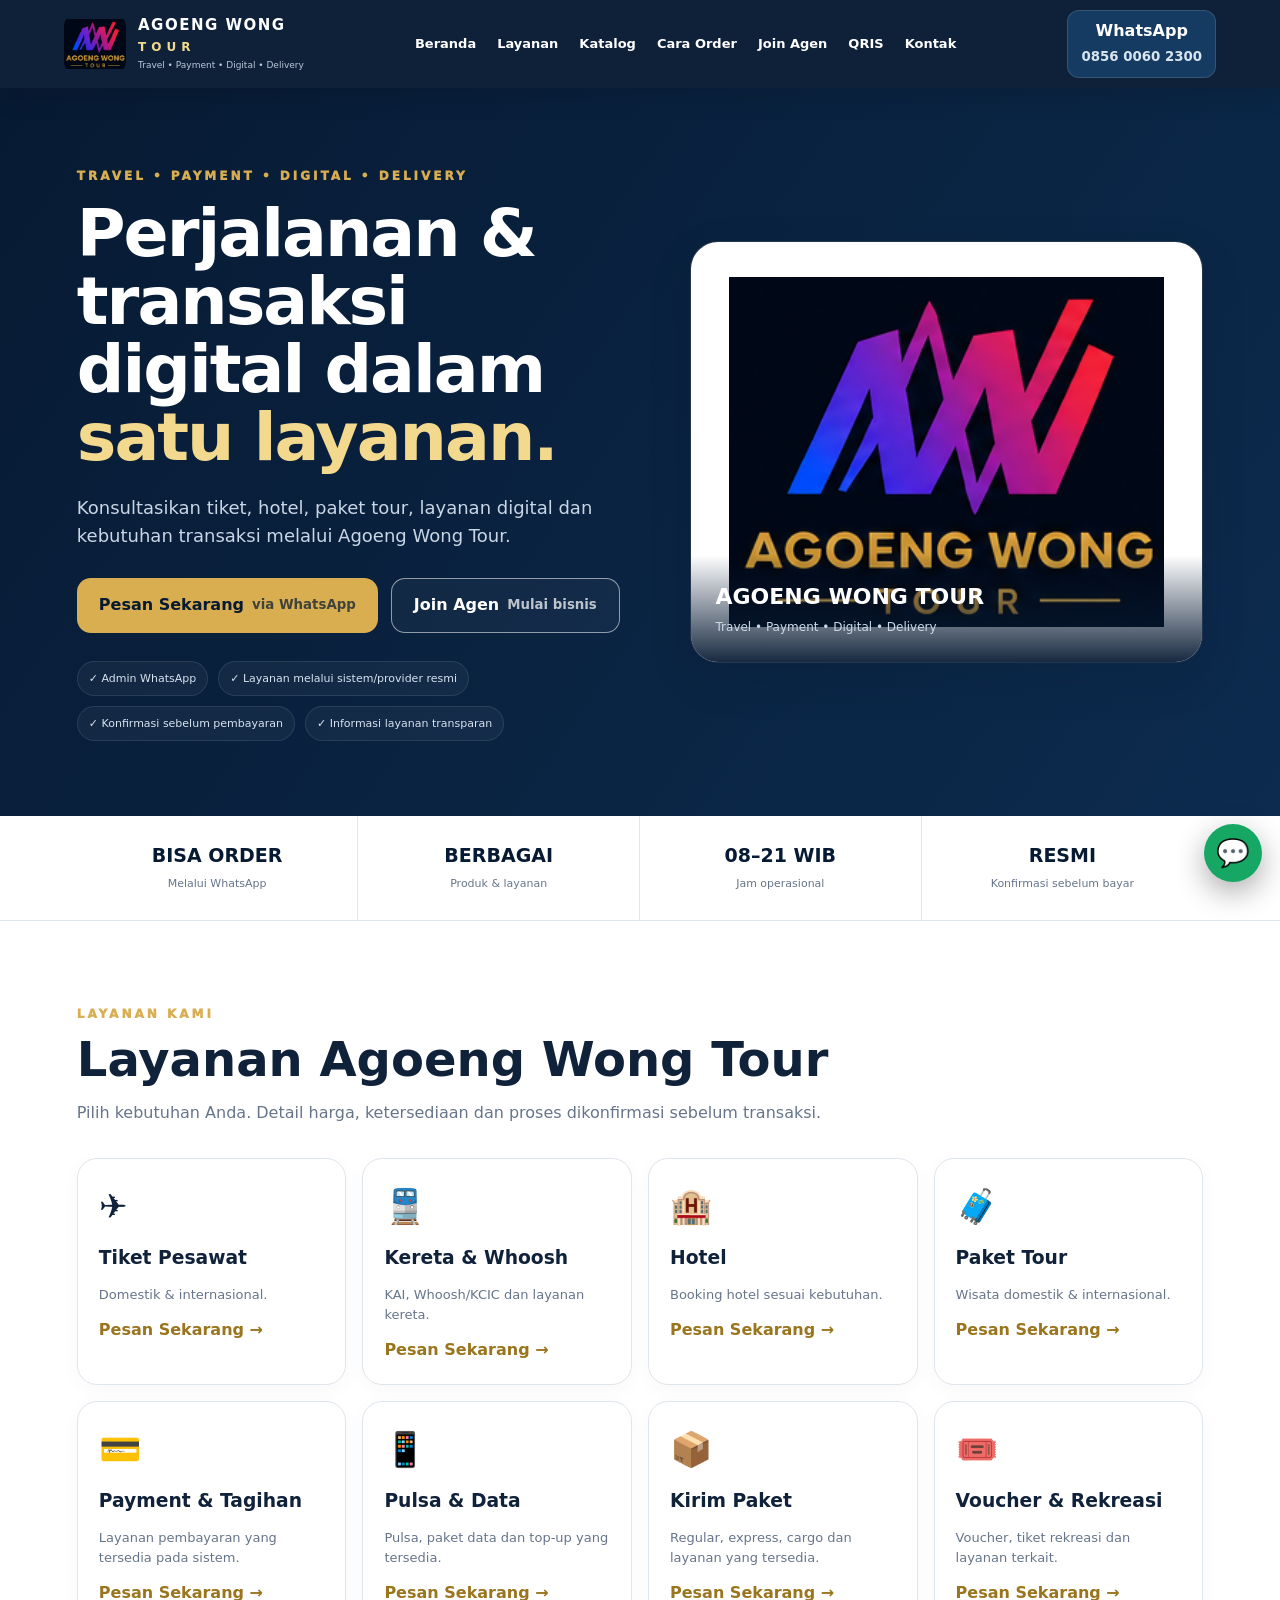
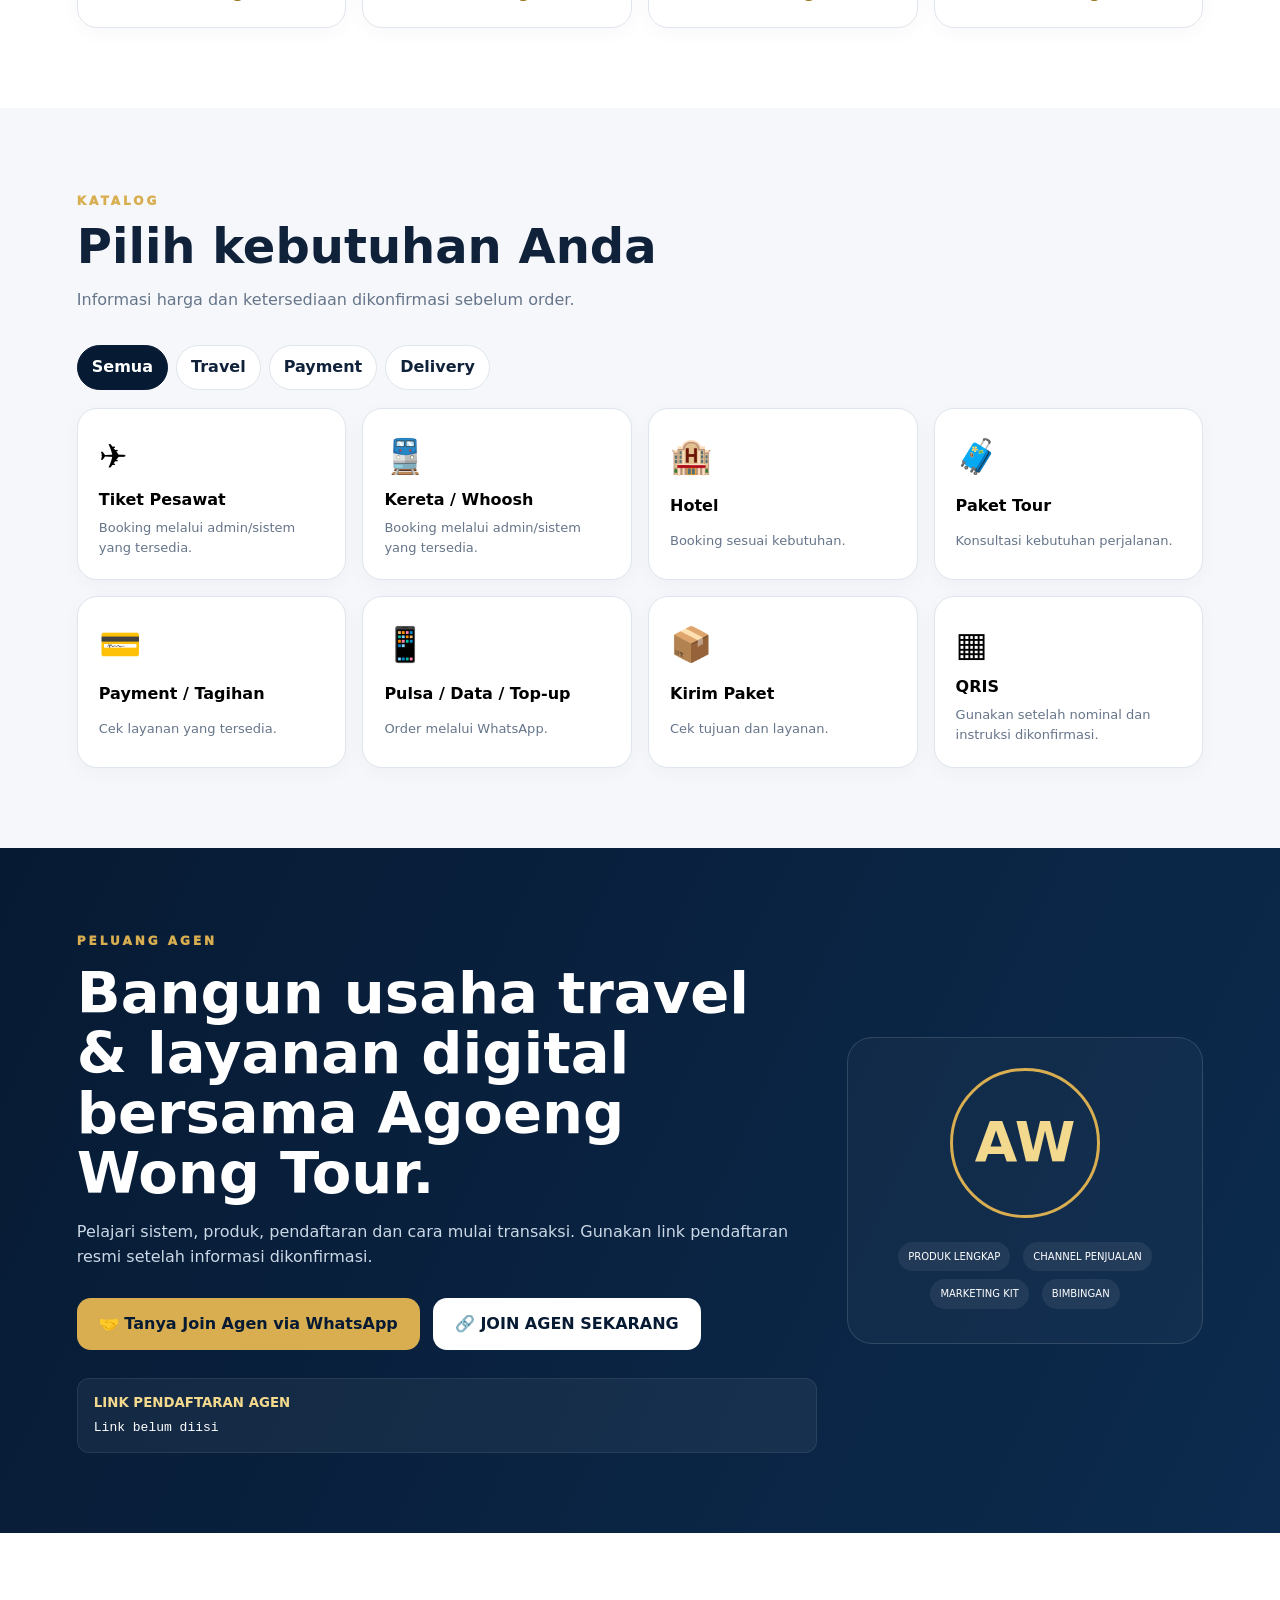
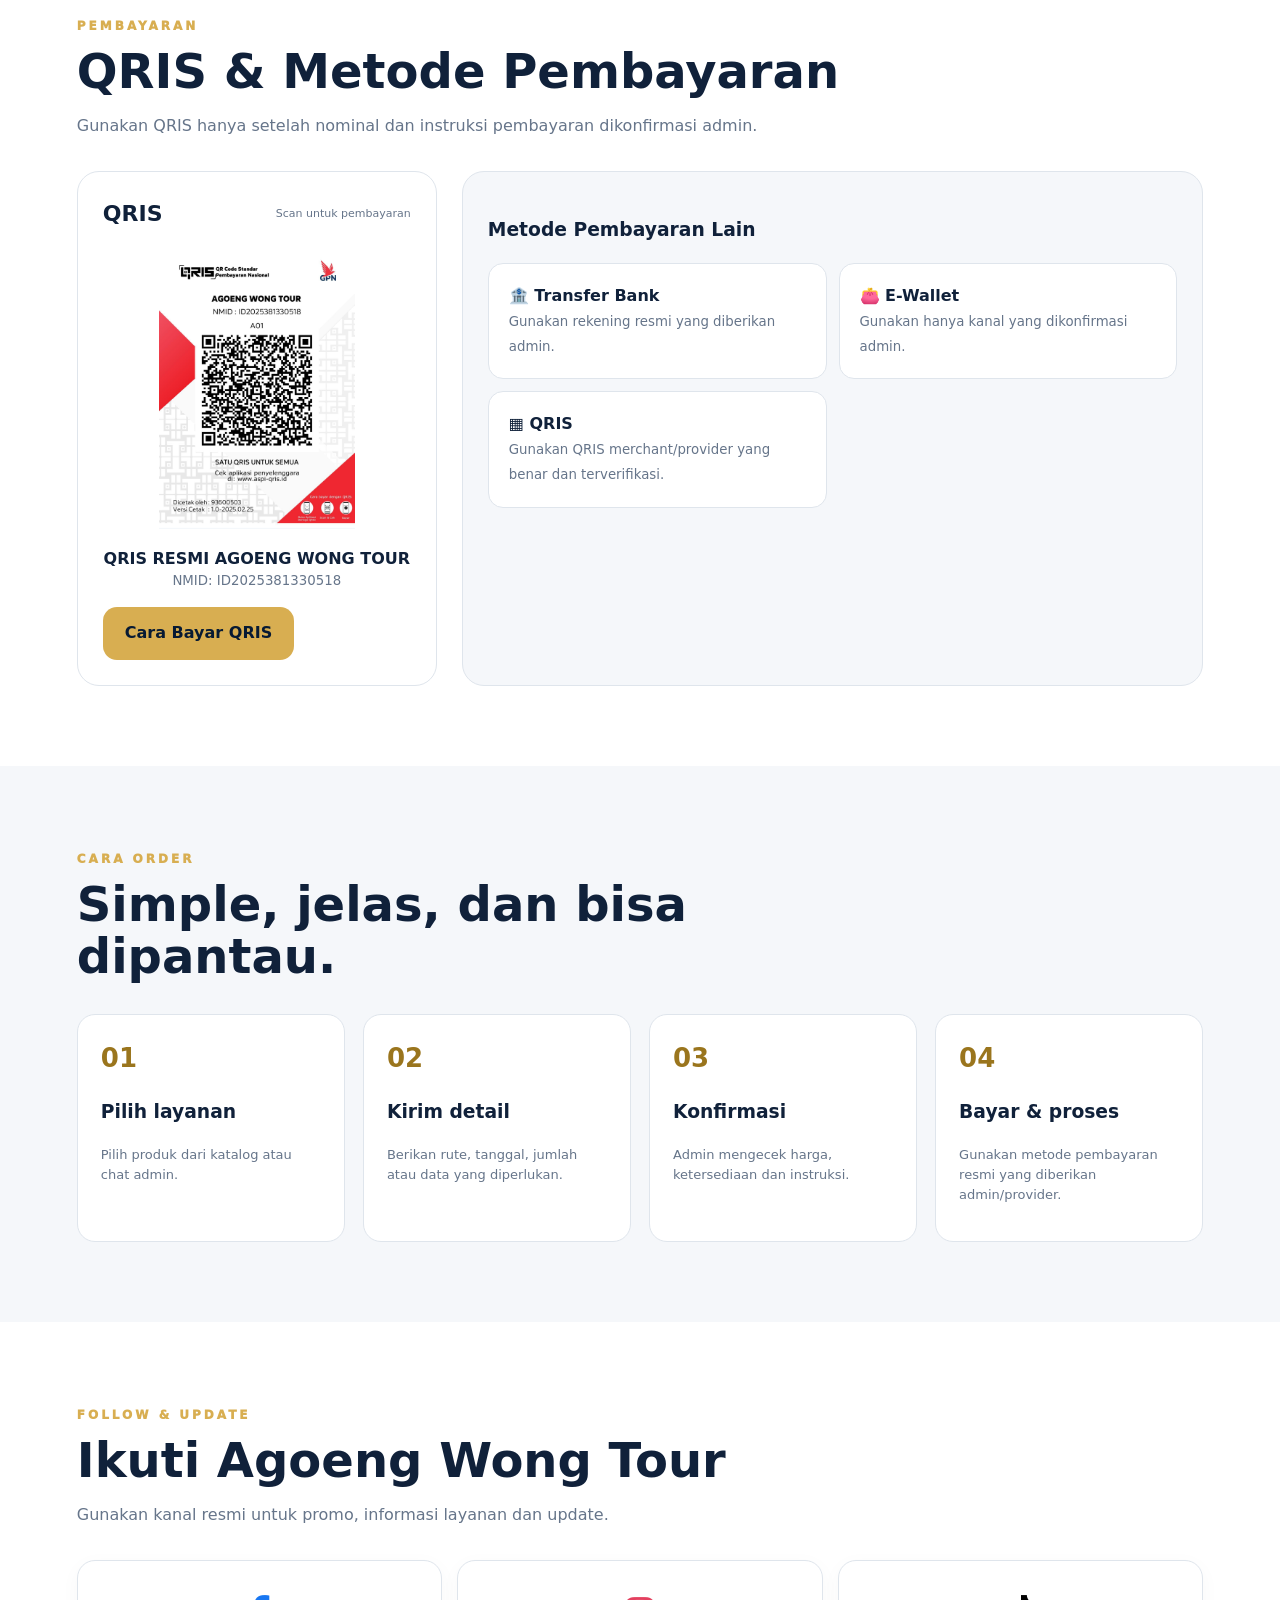
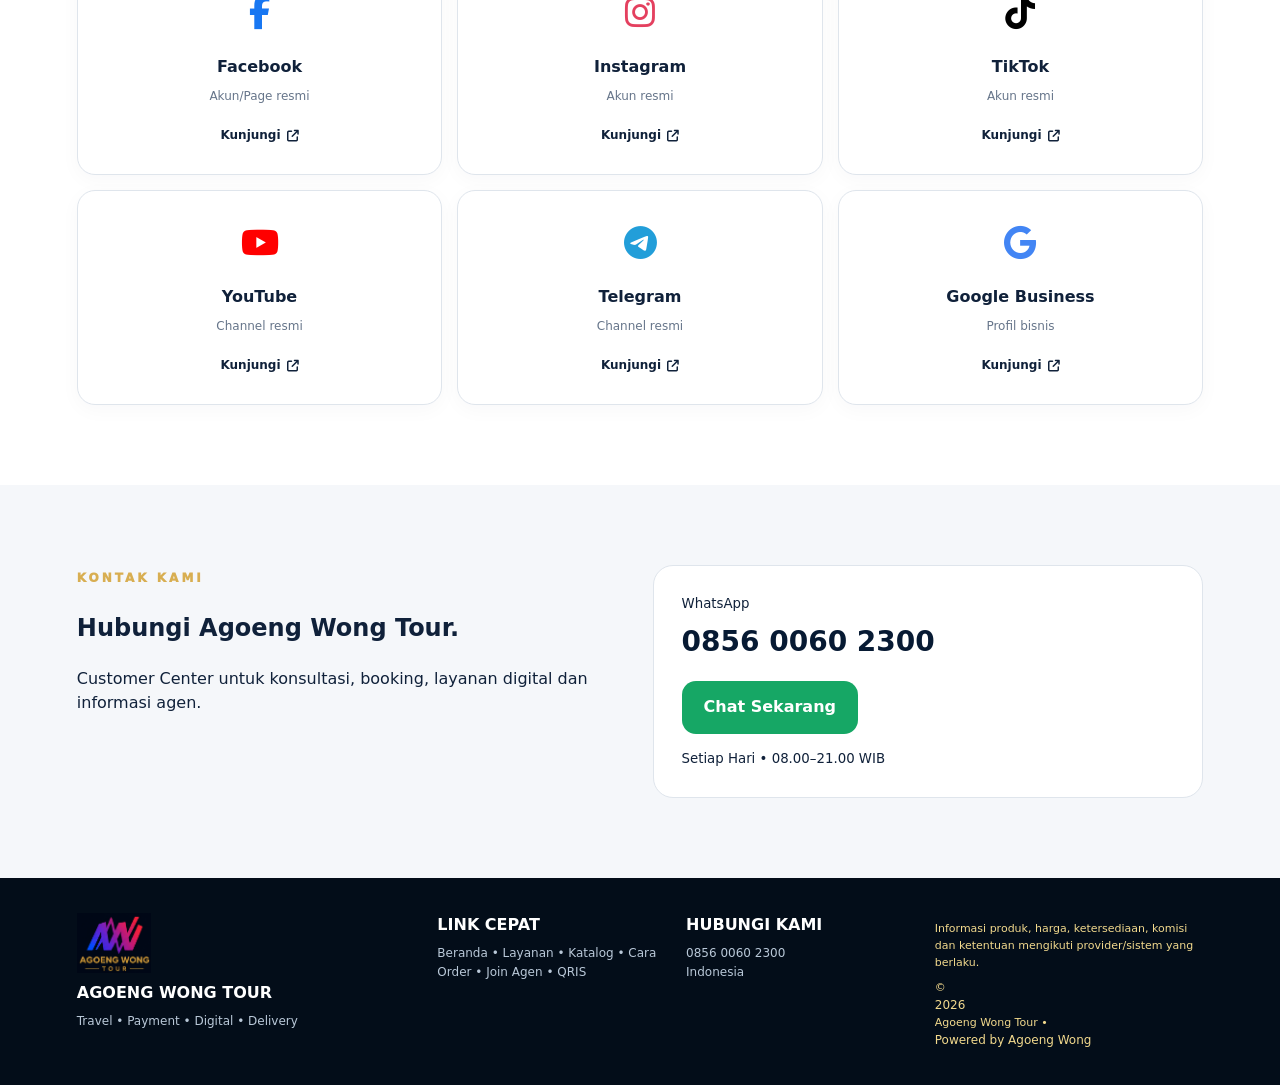
<file: index.html>
<!doctype html>
<html lang="id">

<head>

  <meta charset="utf-8">

  <meta
    name="viewport"
    content="width=device-width, initial-scale=1, viewport-fit=cover">

  <meta
    name="theme-color"
    content="#071a33">

  <meta
    name="description"
    content="Agoeng Wong Tour">

  <meta
    name="keywords"
    content="Agoeng Wong Tour, travel, payment, digital, delivery">

  <meta
    name="author"
    content="Agoeng Wong">

  <meta
    name="robots"
    content="index,follow">


  <!-- SOCIAL PREVIEW -->

  <meta
    property="og:type"
    content="website">

  <meta
    property="og:title"
    content="Agoeng Wong Tour">

  <meta
    property="og:description"
    content="Travel • Payment • Digital • Delivery">

  <meta
    property="og:image"
    content="assets/logo-master.png">

  <meta
    property="og:url"
    content="">


  <meta
    name="twitter:card"
    content="summary_large_image">


  <title>
    Agoeng Wong Tour
  </title>


  <!-- FAVICON -->

  <link
    rel="icon"
    type="image/png"
    href="assets/logo-aw-icon-padded.png">


  <!-- CSS -->

  <link
    rel="stylesheet"
    href="style.css">


  <!-- FONT AWESOME SOCIAL ICON -->

  <link
    rel="stylesheet"
    href="https://cdnjs.cloudflare.com/ajax/libs/font-awesome/6.5.2/css/all.min.css">

</head>


<body>


  <!-- ANNOUNCEMENT -->

  <div
    id="announcement"
    class="announcement hidden">
  </div>


  <!-- HEADER -->

  <header class="site-header">


    <a
      class="brand"
      href="#beranda"
      aria-label="Agoeng Wong Tour">


      <img
        id="brandLogo"
        src="assets/logo-master.png"
        alt="Logo utama Agoeng Wong Tour">


      <span>

        <strong id="brandName">
          AGOENG WONG
        </strong>

        <small id="brandSub">
          TOUR
        </small>

        <em id="brandTag">
          Travel • Payment • Digital • Delivery
        </em>

      </span>

    </a>


    <button
      id="menuBtn"
      class="menu-btn"
      type="button"
      aria-label="Buka menu"
      aria-expanded="false">

      ☰

    </button>


    <nav
      id="mainNav"
      aria-label="Navigasi utama">

      <a href="#beranda">
        Beranda
      </a>

      <a href="#layanan">
        Layanan
      </a>

      <a href="#katalog">
        Katalog
      </a>

      <a href="#cara-order">
        Cara Order
      </a>

      <a href="#agen">
        Join Agen
      </a>

      <a href="#qris">
        QRIS
      </a>

      <a href="#kontak">
        Kontak
      </a>

    </nav>


    <a
      class="header-wa"
      id="headerWA"
      href="#">

      WhatsApp

      <br>

      <small id="headerPhone"></small>

    </a>


  </header>


  <!-- MAIN -->

  <main>


    <!-- HERO -->

    <section
      id="beranda"
      class="hero">


      <div class="hero-copy">


        <span
          class="eyebrow"
          id="heroEyebrow">
        </span>


        <h1
          id="heroTitle">
        </h1>


        <p
          id="heroDesc">
        </p>


        <div class="actions">


          <a
            class="btn gold"
            id="heroWA"
            href="#">

            Pesan Sekarang

            <small>
              via WhatsApp
            </small>

          </a>


          <a
            class="btn outline"
            id="heroJoin"
            href="#agen">

            Join Agen

            <small>
              Mulai bisnis
            </small>

          </a>


        </div>


        <div
          class="trust"
          id="trustItems">
        </div>


      </div>


      <div class="hero-visual">


        <img
          id="heroImage"
          src="assets/logo-master.png"
          alt="Agoeng Wong Tour"
          loading="eager">


        <div class="hero-overlay">


          <b id="heroVisualTitle">
            AGOENG WONG TOUR
          </b>


          <span id="heroVisualSub">
            Travel • Payment • Digital • Delivery
          </span>


        </div>


      </div>


    </section>


    <!-- STATS -->

    <section
      class="quick-stats"
      id="stats"
      aria-label="Ringkasan layanan">
    </section>


    <!-- LAYANAN -->

    <section
      id="layanan"
      class="section">


      <div class="section-head">


        <span class="eyebrow">
          LAYANAN KAMI
        </span>


        <h2 id="serviceTitle">
        </h2>


        <p id="serviceDesc">
        </p>


      </div>


      <div
        class="service-grid"
        id="serviceGrid">
      </div>


    </section>


    <!-- KATALOG -->

    <section
      id="katalog"
      class="section soft">


      <div class="section-head">


        <span class="eyebrow">
          KATALOG
        </span>


        <h2>
          Pilih kebutuhan Anda
        </h2>


        <p>
          Informasi harga dan ketersediaan
          dikonfirmasi sebelum order.
        </p>


      </div>


      <div
        class="filters"
        id="filters"
        aria-label="Filter katalog">
      </div>


      <div
        class="catalog-grid"
        id="catalogGrid">
      </div>


    </section>


    <!-- AGEN -->

    <section
      id="agen"
      class="agent-section">


      <div class="agent-content">


        <span
          class="eyebrow"
          id="agentBadge">

          PELUANG AGEN

        </span>


        <h2 id="agentTitle">
        </h2>


        <p id="agentDesc">
        </p>


        <div class="agent-actions">


          <a
            class="btn gold"
            id="agentWA"
            href="#">

            🤝 Tanya Join Agen via WhatsApp

          </a>


          <a
            class="btn white"
            id="agentLink"
            href="#"
            target="_blank"
            rel="noopener noreferrer">

            🔗 JOIN AGEN SEKARANG

          </a>


        </div>


        <div class="agent-link-box">


          <small>
            LINK PENDAFTARAN AGEN
          </small>


          <code id=" https://klikmbc.biz/mgm/form-register?id=JKT-839757">
            Link belum diisi
          </code>


        </div>


      </div>


      <div class="agent-art">


        <div class="people">
          AW
        </div>


        <span>
          PRODUK LENGKAP
        </span>


        <span>
          CHANNEL PENJUALAN
        </span>


        <span>
          MARKETING KIT
        </span>


        <span>
          BIMBINGAN
        </span>


      </div>


    </section>


    <!-- QRIS -->

    <section
      id="qris"
      class="section payment">


      <div class="section-head">


        <span class="eyebrow">
          PEMBAYARAN
        </span>


        <h2>
          QRIS & Metode Pembayaran
        </h2>


        <p>
          Gunakan QRIS hanya setelah
          nominal dan instruksi pembayaran
          dikonfirmasi admin.
        </p>


      </div>


      <div class="payment-grid">


        <div class="qris-card">


          <div class="qris-head">


            <b>
              QRIS
            </b>


            <span>
              Scan untuk pembayaran
            </span>


          </div>


          <img
            id="qrisImage"
            src="assets/qris-agoeng-wong.png"
            alt="QRIS Agoeng Wong Tour"
            loading="lazy">


          <strong id="qrisMerchant">
          </strong>


          <small id="qrisNmid">
          </small>


          <button
            class="btn gold"
            id="qrisHelp"
            type="button">

            Cara Bayar QRIS

          </button>


        </div>


        <div class="other-payments">


          <h3>
            Metode Pembayaran Lain
          </h3>


          <div
            id="paymentMethods">
          </div>


        </div>


      </div>


    </section>


    <!-- CARA ORDER -->

    <section
      id="cara-order"
      class="section soft">


      <div class="section-head">


        <span class="eyebrow">
          CARA ORDER
        </span>


        <h2>
          Simple, jelas, dan bisa dipantau.
        </h2>


      </div>


      <div
        class="steps"
        id="steps">
      </div>


    </section>


    <!-- SOCIAL MEDIA -->

    <section
      class="section social-section">


      <div class="section-head">


        <span class="eyebrow">
          FOLLOW & UPDATE
        </span>


        <h2>
          Ikuti Agoeng Wong Tour
        </h2>


        <p>
          Gunakan kanal resmi untuk promo,
          informasi layanan dan update.
        </p>


      </div>


      <div
        class="social-grid"
        id="socialGrid">
      </div>


    </section>


    <!-- KONTAK -->

    <section
      id="kontak"
      class="section contact-section">


      <div>


        <span class="eyebrow">
          KONTAK KAMI
        </span>


        <h2>
          Hubungi Agoeng Wong Tour.
        </h2>


        <p>
          Customer Center untuk konsultasi,
          booking, layanan digital dan
          informasi agen.
        </p>


      </div>


      <div class="contact-card">


        <small>
          WhatsApp
        </small>


        <strong id="contactPhone">
        </strong>


        <a
          class="btn wa"
          id="contactWA"
          href="#">

          Chat Sekarang

        </a>


        <small id="businessHours">
        </small>


      </div>


    </section>


  </main>


  <!-- FOOTER -->

  <footer>


    <div>


      <img
        id="footerLogo"
        src="assets/logo-master.png"
        alt="Logo utama Agoeng Wong Tour">


      <b id="footerName">
      </b>


      <span id="footerTag">
      </span>


    </div>


    <div>


      <b>
        LINK CEPAT
      </b>


      <span>
        Beranda • Layanan • Katalog •
        Cara Order • Join Agen • QRIS
      </span>


    </div>


    <div>


      <b>
        HUBUNGI KAMI
      </b>


      <span id="footerPhone">
      </span>


      <span id="footerLocation">
      </span>


    </div>


    <div>


      <small id="legalNote">
      </small>


      <small>

        ©
        <span id="year"></span>

        Agoeng Wong Tour •

        <span id="powered"></span>

      </small>


    </div>


  </footer>


  <!-- MODAL -->

  <div
    id="modal"
    class="modal"
    aria-hidden="true">


    <div
      class="modal-box"
      role="dialog"
      aria-modal="true">


      <button
        id="modalClose"
        type="button"
        aria-label="Tutup">

        ×

      </button>


      <h2 id="modalTitle">
        Informasi
      </h2>


      <div
        id="modalBody">
      </div>


    </div>


  </div>


  <!-- FLOATING WHATSAPP -->

  <a
    class="floating-wa"
    id="floatingWA"
    href="#"
    aria-label="WhatsApp">

    💬

  </a>


  <!-- JAVASCRIPT -->

  <script src="config.js"></script>

  <script src="app.js"></script>


</body>

</html>
</file>
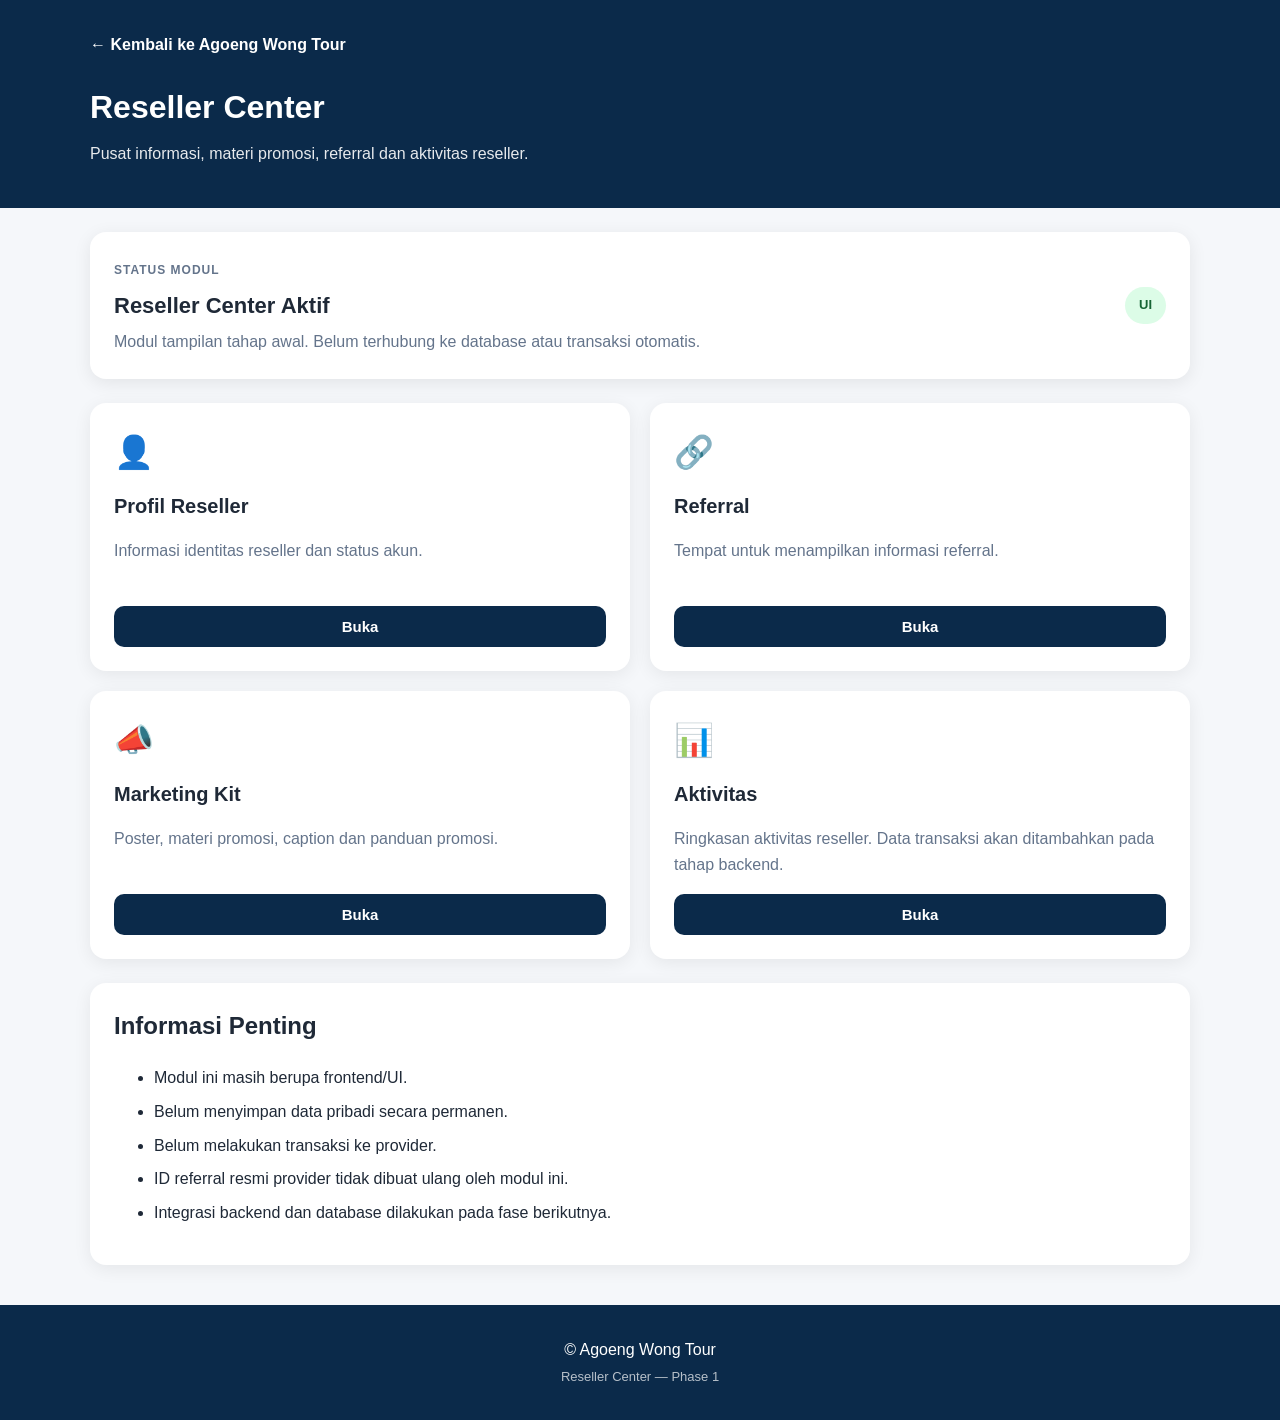
<file: modules/reseller/reseller.html>
<!DOCTYPE html>
<html lang="id">
<head>
    <meta charset="UTF-8">

    <meta
        name="viewport"
        content="width=device-width, initial-scale=1.0"
    >

    <title>Reseller Center - Agoeng Wong Tour</title>

    <link
        rel="stylesheet"
        href="./reseller.css"
    >
</head>

<body>

    <!-- HEADER -->
    <header class="reseller-header">

        <div class="container">

            <a
                href="../../index.html"
                class="back-link"
            >
                ← Kembali ke Agoeng Wong Tour
            </a>

            <h1>Reseller Center</h1>

            <p>
                Pusat informasi, materi promosi,
                referral dan aktivitas reseller.
            </p>

        </div>

    </header>


    <!-- MAIN -->
    <main class="container">

        <!-- STATUS -->
        <section class="status-card">

            <div>

                <span class="status-label">
                    STATUS MODUL
                </span>

                <h2>
                    Reseller Center Aktif
                </h2>

                <p>
                    Modul tampilan tahap awal.
                    Belum terhubung ke database atau
                    transaksi otomatis.
                </p>

            </div>

            <span class="status-badge">
                UI
            </span>

        </section>


        <!-- MENU -->
        <section class="module-grid">

            <!-- PROFILE -->
            <article class="module-card">

                <div class="icon">
                    👤
                </div>

                <h3>
                    Profil Reseller
                </h3>

                <p>
                    Informasi identitas reseller
                    dan status akun.
                </p>

                <button
                    type="button"
                    data-action="profile"
                >
                    Buka
                </button>

            </article>


            <!-- REFERRAL -->
            <article class="module-card">

                <div class="icon">
                    🔗
                </div>

                <h3>
                    Referral
                </h3>

                <p>
                    Tempat untuk menampilkan
                    informasi referral.
                </p>

                <button
                    type="button"
                    data-action="referral"
                >
                    Buka
                </button>

            </article>


            <!-- MARKETING -->
            <article class="module-card">

                <div class="icon">
                    📣
                </div>

                <h3>
                    Marketing Kit
                </h3>

                <p>
                    Poster, materi promosi,
                    caption dan panduan promosi.
                </p>

                <button
                    type="button"
                    data-action="marketing"
                >
                    Buka
                </button>

            </article>


            <!-- TRANSACTION -->
            <article class="module-card">

                <div class="icon">
                    📊
                </div>

                <h3>
                    Aktivitas
                </h3>

                <p>
                    Ringkasan aktivitas reseller.
                    Data transaksi akan ditambahkan
                    pada tahap backend.
                </p>

                <button
                    type="button"
                    data-action="activity"
                >
                    Buka
                </button>

            </article>

        </section>


        <!-- INFORMATION -->
        <section class="information">

            <h2>
                Informasi Penting
            </h2>

            <ul>

                <li>
                    Modul ini masih berupa
                    frontend/UI.
                </li>

                <li>
                    Belum menyimpan data pribadi
                    secara permanen.
                </li>

                <li>
                    Belum melakukan transaksi
                    ke provider.
                </li>

                <li>
                    ID referral resmi provider
                    tidak dibuat ulang oleh modul ini.
                </li>

                <li>
                    Integrasi backend dan database
                    dilakukan pada fase berikutnya.
                </li>

            </ul>

        </section>

    </main>


    <!-- FOOTER -->
    <footer>

        <div class="container">

            <p>
                © Agoeng Wong Tour
            </p>

            <p class="small">
                Reseller Center — Phase 1
            </p>

        </div>

    </footer>


    <!-- JAVASCRIPT -->
    <script src="./reseller.js"></script>

</body>
</html>
</file>
<file: style.css>
:root{
  --navy:#071a33;
  --navy2:#0c2b4e;
  --gold:#d8ae51;
  --gold2:#f2d98d;
  --ink:#10213a;
  --muted:#66758a;
  --soft:#f5f7fa;
  --line:#dfe5ec;
  --wa:#16a765;
  --white:#fff;
  --shadow:0 16px 45px rgba(4,17,34,.12);
}

*{
  box-sizing:border-box;
}

html{
  scroll-behavior:smooth;
}

body{
  margin:0;
  font-family:Inter,system-ui,-apple-system,
  BlinkMacSystemFont,"Segoe UI",sans-serif;
  color:var(--ink);
  background:#fff;
  line-height:1.55;
}

a{
  text-decoration:none;
  color:inherit;
}

button{
  font:inherit;
}

img{
  max-width:100%;
  display:block;
}

.hidden{
  display:none!important;
}


/* =========================
   ANNOUNCEMENT
========================= */

.announcement{
  background:var(--gold);
  color:var(--navy);
  font-weight:900;
  text-align:center;
  padding:9px 16px;
  font-size:13px;
}


/* =========================
   HEADER
========================= */

.site-header{
  position:sticky;
  top:0;
  z-index:80;
  min-height:78px;
  padding:10px 5%;
  display:grid;
  grid-template-columns:auto 1fr auto;
  gap:25px;
  align-items:center;
  background:rgba(7,26,51,.97);
  backdrop-filter:blur(12px);
  color:#fff;
  box-shadow:0 8px 25px rgba(0,0,0,.12);
}

.brand{
  display:flex;
  align-items:center;
  gap:12px;
  min-width:220px;
}

.brand img{
  width:62px;
  height:62px;
  object-fit:contain;
  object-position:center;
  border-radius:14px;
}

.brand strong,
.brand small,
.brand em{
  display:block;
}

.brand strong{
  font-size:15px;
  letter-spacing:1.5px;
}

.brand small{
  color:var(--gold2);
  font-size:12px;
  font-weight:900;
  letter-spacing:5px;
}

.brand em{
  font-size:9px;
  color:#b9c9da;
  font-style:normal;
  margin-top:3px;
}

.site-header nav{
  display:flex;
  justify-content:center;
  gap:21px;
  font-size:13px;
  font-weight:750;
}

.site-header nav a:hover{
  color:var(--gold2);
}

.header-wa{
  background:#153b62;
  padding:8px 13px;
  border:1px solid #ffffff22;
  border-radius:12px;
  text-align:center;
  font-weight:800;
  color:#fff;
}

.header-wa small{
  color:#d8e4ef;
}

.menu-btn{
  display:none;
  border:0;
  background:transparent;
  color:#fff;
  font-size:32px;
  cursor:pointer;
}


/* =========================
   HERO
========================= */

.hero{
  display:grid;
  grid-template-columns:1.05fr .95fr;
  gap:45px;
  align-items:center;
  padding:75px 6%;
  background:linear-gradient(
    125deg,
    var(--navy),
    var(--navy2)
  );
  color:#fff;
  min-height:650px;
}

.hero-copy{
  max-width:720px;
}

.eyebrow{
  display:inline-block;
  color:var(--gold);
  font-size:12px;
  font-weight:950;
  letter-spacing:3px;
}

.hero h1{
  font-size:clamp(40px,5.2vw,72px);
  line-height:1.02;
  margin:13px 0 22px;
  letter-spacing:-2px;
}

.hero h1 span{
  color:var(--gold2);
}

.hero p{
  font-size:18px;
  color:#c9d6e5;
  max-width:650px;
}

.actions,
.agent-actions{
  display:flex;
  flex-wrap:wrap;
  gap:13px;
  margin:28px 0;
}

.btn{
  display:inline-flex;
  align-items:center;
  justify-content:center;
  gap:8px;
  border:0;
  border-radius:14px;
  padding:14px 22px;
  font-weight:900;
  cursor:pointer;
  min-height:48px;
}

.btn small{
  font-weight:700;
  opacity:.72;
}

.btn.gold{
  background:var(--gold);
  color:var(--navy);
}

.btn.outline{
  border:1px solid #fff8;
  color:#fff;
  background:#ffffff0a;
}

.btn.white{
  background:#fff;
  color:var(--navy);
}

.btn.wa{
  background:var(--wa);
  color:#fff;
}

.trust{
  display:flex;
  flex-wrap:wrap;
  gap:10px;
  margin-top:25px;
}

.trust span{
  border:1px solid #ffffff18;
  background:#ffffff0b;
  border-radius:99px;
  padding:8px 11px;
  font-size:11px;
  color:#d7e3ef;
}

.hero-visual{
  position:relative;
  border-radius:28px;
  overflow:hidden;
  min-height:420px;
  background:#0a203a;
  border:1px solid #ffffff1a;
  box-shadow:var(--shadow);
  display:flex;
  align-items:center;
  justify-content:center;
}

.hero-visual>img{
  width:100%;
  height:420px;
  object-fit:contain;
  padding:35px;
  background:#fff;
}

.hero-overlay{
  position:absolute;
  left:0;
  right:0;
  bottom:0;
  padding:25px;
  background:linear-gradient(
    transparent,
    #071a33ee
  );
  display:grid;
  gap:4px;
}

.hero-overlay b{
  font-size:22px;
}

.hero-overlay span{
  color:#cbd8e6;
  font-size:12px;
}


/* =========================
   STATS
========================= */

.quick-stats{
  display:grid;
  grid-template-columns:repeat(4,1fr);
  background:#fff;
  border-bottom:1px solid var(--line);
  padding:0 6%;
}

.quick-stats div{
  padding:25px 18px;
  text-align:center;
  border-right:1px solid var(--line);
}

.quick-stats div:last-child{
  border-right:0;
}

.quick-stats b{
  display:block;
  font-size:19px;
  color:var(--navy);
}

.quick-stats span{
  font-size:11px;
  color:var(--muted);
}


/* =========================
   SECTIONS
========================= */

.section{
  padding:80px 6%;
}

.soft{
  background:var(--soft);
}

.section-head{
  max-width:850px;
  margin-bottom:32px;
}

.section-head h2{
  font-size:clamp(30px,4vw,48px);
  line-height:1.08;
  margin:8px 0 10px;
}

.section-head p{
  color:var(--muted);
  max-width:750px;
}


/* =========================
   SERVICES
========================= */

.service-grid,
.catalog-grid{
  display:grid;
  grid-template-columns:repeat(4,1fr);
  gap:16px;
}

.service-card,
.catalog-card{
  background:#fff;
  border:1px solid var(--line);
  border-radius:20px;
  padding:21px;
  transition:.2s;
  box-shadow:0 5px 20px #071a3308;
}

.service-card:hover,
.catalog-card:hover{
  transform:translateY(-3px);
  box-shadow:var(--shadow);
}

.service-icon,
.catalog-icon{
  font-size:34px;
}

.service-card h3{
  margin:10px 0 6px;
}

.service-card p,
.catalog-card small{
  font-size:13px;
  color:var(--muted);
}

.text-btn{
  border:0;
  background:transparent;
  padding:0;
  color:#9a751d;
  font-weight:900;
  cursor:pointer;
}


/* =========================
   CATALOG
========================= */

.filters{
  display:flex;
  gap:8px;
  flex-wrap:wrap;
  margin-bottom:18px;
}

.filter{
  border:1px solid var(--line);
  background:#fff;
  color:var(--ink);
  padding:9px 14px;
  border-radius:99px;
  font-weight:800;
  cursor:pointer;
}

.filter.active{
  background:var(--navy);
  color:#fff;
  border-color:var(--navy);
}

.catalog-card{
  display:grid;
  text-align:left;
  gap:5px;
  cursor:pointer;
}

.catalog-card b{
  font-size:16px;
}

.catalog-card[hidden]{
  display:none;
}


/* =========================
   AGENT
========================= */

.agent-section{
  display:grid;
  grid-template-columns:1.35fr .65fr;
  gap:30px;
  padding:80px 6%;
  background:linear-gradient(
    115deg,
    var(--navy),
    var(--navy2)
  );
  color:#fff;
}

.agent-section h2{
  font-size:clamp(34px,4.5vw,58px);
  line-height:1.04;
  margin:12px 0;
}

.agent-section p{
  color:#cbd8e6;
  max-width:800px;
}

.agent-link-box{
  display:grid;
  gap:4px;
  max-width:760px;
  background:#ffffff0d;
  border:1px solid #ffffff14;
  padding:14px 16px;
  border-radius:12px;
}

.agent-link-box small{
  color:var(--gold2);
  font-weight:900;
}

.agent-link-box code{
  color:#fff;
  overflow:auto;
  white-space:nowrap;
}

.agent-art{
  align-self:center;
  padding:30px;
  border:1px solid #fff2;
  border-radius:25px;
  background:#ffffff08;
  text-align:center;
}

.people{
  margin:auto auto 20px;
  width:150px;
  height:150px;
  border-radius:50%;
  display:grid;
  place-items:center;
  border:3px solid var(--gold);
  font-size:55px;
  color:var(--gold2);
  font-weight:900;
}

.agent-art span{
  display:inline-block;
  padding:7px 10px;
  margin:4px;
  background:#fff1;
  border-radius:99px;
  font-size:10px;
}


/* =========================
   PAYMENT / QRIS
========================= */

.payment{
  background:#fff;
}

.payment-grid{
  display:grid;
  grid-template-columns:360px 1fr;
  gap:25px;
  align-items:stretch;
}

.qris-card,
.other-payments{
  border:1px solid var(--line);
  border-radius:22px;
  padding:25px;
  background:#fff;
}

.qris-head{
  display:flex;
  justify-content:space-between;
  align-items:center;
}

.qris-head b{
  font-size:22px;
}

.qris-head span{
  font-size:11px;
  color:var(--muted);
}

#qrisImage{
  width:280px;
  height:280px;
  object-fit:contain;
  margin:18px auto;
  border-radius:15px;
}

.qris-card>strong,
.qris-card>small{
  display:block;
  text-align:center;
}

.qris-card>small{
  color:var(--muted);
  margin-bottom:15px;
}

.other-payments{
  background:var(--soft);
}

#paymentMethods{
  display:grid;
  grid-template-columns:repeat(2,1fr);
  gap:12px;
}

.pay-method{
  padding:20px;
  border:1px solid var(--line);
  border-radius:15px;
  background:#fff;
}

.pay-method b{
  display:block;
}

.pay-method small{
  color:var(--muted);
}


/* =========================
   STEPS
========================= */

.steps{
  display:grid;
  grid-template-columns:repeat(4,1fr);
  gap:18px;
}

.step{
  padding:23px;
  border-radius:18px;
  background:#fff;
  border:1px solid var(--line);
}

.step b{
  font-size:26px;
  color:#9a751d;
}

.step p{
  color:var(--muted);
  font-size:13px;
}


/* =========================
   SOCIAL MEDIA
========================= */

.social-grid{
  display:grid;
  grid-template-columns:repeat(3,1fr);
  gap:15px;
}

.social{
  padding:22px 18px;
  background:#fff;
  border:1px solid var(--line);
  border-radius:18px;
  text-align:center;
  display:grid;
  gap:7px;
  transition:.2s;
  box-shadow:0 5px 20px #071a3308;
}

.social:hover{
  transform:translateY(-3px);
  box-shadow:var(--shadow);
}

.social-icon{
  display:grid;
  place-items:center;
  width:58px;
  height:58px;
  margin:0 auto 7px;
  border-radius:16px;
  background:#fff;
  color:var(--social-brand);
  font-size:34px;
}

.social b{
  display:block;
  font-size:16px;
}

.social small{
  color:var(--muted);
  font-size:12px;
}

.social-visit{
  display:inline-flex;
  align-items:center;
  justify-content:center;
  gap:6px;
  margin:7px auto 0;
  padding:7px 12px;
  border:1.5px solid var(--social-brand);
  border-radius:999px;
  color:var(--social-brand);
  font-size:12px;
  font-weight:900;
}


/* =========================
   CONTACT
========================= */

.contact-section{
  display:grid;
  grid-template-columns:1fr 1fr;
  gap:25px;
  background:var(--soft);
}

.contact-card{
  padding:28px;
  background:#fff;
  border:1px solid var(--line);
  border-radius:20px;
}

.contact-card small,
.contact-card strong{
  display:block;
}

.contact-card strong{
  font-size:28px;
  color:var(--navy);
  margin:5px 0 18px;
}

.contact-card .btn{
  margin-bottom:15px;
}


/* =========================
   FOOTER
========================= */

footer{
  padding:35px 6%;
  display:grid;
  grid-template-columns:1.5fr 1fr 1fr 1.2fr;
  gap:25px;
  background:#030d19;
  color:#b9c8d8;
}

footer img{
  width:80px;
  height:60px;
  object-fit:contain;
  object-position:left center;
  margin-bottom:8px;
}

footer b{
  display:block;
  color:#fff;
  margin-bottom:6px;
}

footer span{
  display:block;
  font-size:12px;
}

footer small{
  display:block;
  font-size:11px;
  color:var(--gold2);
  margin-top:7px;
}


/* =========================
   FLOATING WHATSAPP
========================= */

.floating-wa{
  position:fixed;
  right:18px;
  bottom:18px;
  z-index:60;
  width:58px;
  height:58px;
  border-radius:50%;
  display:grid;
  place-items:center;
  background:var(--wa);
  color:#fff;
  font-size:27px;
  box-shadow:0 10px 30px #0005;
}


/* =========================
   MODAL
========================= */

.modal{
  display:none;
  position:fixed;
  inset:0;
  z-index:100;
  background:#0009;
  place-items:center;
  padding:20px;
}

.modal.show{
  display:grid;
}

.modal-box{
  position:relative;
  max-width:560px;
  width:100%;
  background:#fff;
  border-radius:20px;
  padding:30px;
}

.modal-box button{
  position:absolute;
  right:12px;
  top:7px;
  border:0;
  background:none;
  font-size:30px;
  cursor:pointer;
}

.modal-box p{
  color:var(--muted);
}


/* =========================
   TABLET
========================= */

@media(max-width:1050px){

  .site-header{
    grid-template-columns:auto auto;
  }

  .header-wa{
    display:none;
  }

  .menu-btn{
    display:block;
    justify-self:end;
  }

  #mainNav{
    display:none;
    position:absolute;
    top:78px;
    left:0;
    right:0;
    padding:18px 6%;
    background:var(--navy);
    flex-direction:column;
    gap:0;
    box-shadow:0 15px 25px #0003;
  }

  #mainNav.open{
    display:flex;
  }

  #mainNav a{
    padding:12px 0;
    border-bottom:1px solid #fff1;
  }

  .hero{
    grid-template-columns:1fr;
  }

  .service-grid,
  .catalog-grid{
    grid-template-columns:repeat(2,1fr);
  }

  .steps{
    grid-template-columns:repeat(2,1fr);
  }

  .payment-grid{
    grid-template-columns:1fr;
  }

  .agent-section,
  .contact-section{
    grid-template-columns:1fr;
  }

  footer{
    grid-template-columns:repeat(2,1fr);
  }

}


/* =========================
   ANDROID
========================= */

@media(max-width:600px){

  .site-header{
    padding:8px 5%;
    min-height:70px;
  }

  .brand{
    min-width:0;
  }

  .brand img{
    width:58px;
    height:58px;
    object-fit:contain;
  }

  .brand strong{
    font-size:13px;
  }

  .brand em{
    display:none;
  }

  .hero{
    padding:48px 5%;
    min-height:auto;
  }

  .hero h1{
    font-size:43px;
  }

  .hero p{
    font-size:16px;
  }

  .hero-visual,
  .hero-visual>img{
    min-height:320px;
    height:320px;
  }

  .hero-visual>img{
    padding:25px;
  }

  .section{
    padding:58px 5%;
  }

  .service-grid,
  .catalog-grid,
  .steps{
    grid-template-columns:1fr;
  }

  .quick-stats{
    grid-template-columns:repeat(2,1fr);
    padding:0 5%;
  }

  .quick-stats div{
    border-bottom:1px solid var(--line);
  }

  .social-grid{
    grid-template-columns:repeat(2,1fr);
  }

  #paymentMethods{
    grid-template-columns:1fr;
  }

  .agent-actions .btn{
    width:100%;
  }

  footer{
    grid-template-columns:1fr;
  }

  #qrisImage{
    width:250px;
    height:250px;
  }

}


/* =========================
   REDUCE MOTION
========================= */

@media(prefers-reduced-motion:reduce){

  html{
    scroll-behavior:auto;
  }

  .service-card,
  .catalog-card,
  .social{
    transition:none;
  }

}
</file>
<file: modules/reseller/reseller.css>
/* =========================================
   AGOENG WONG TOUR
   RESELLER CENTER
   PHASE 1A
   ========================================= */


/* RESET */

* {
    box-sizing: border-box;
}


html {
    scroll-behavior: smooth;
}


body {
    margin: 0;

    font-family:
        Arial,
        Helvetica,
        sans-serif;

    background: #f5f7fa;

    color: #1f2937;

    line-height: 1.6;
}


/* CONTAINER */

.container {
    width: min(
        1100px,
        calc(100% - 32px)
    );

    margin-left: auto;
    margin-right: auto;
}


/* HEADER */

.reseller-header {
    background: #0b2a4a;

    color: white;

    padding: 32px 0 42px;
}


.reseller-header h1 {
    margin: 24px 0 8px;

    font-size: 32px;
}


.reseller-header p {
    margin: 0;

    opacity: 0.9;
}


/* BACK LINK */

.back-link {
    color: white;

    text-decoration: none;

    font-weight: 600;
}


.back-link:hover {
    text-decoration: underline;
}


/* STATUS */

.status-card {
    margin-top: 24px;

    padding: 24px;

    background: white;

    border-radius: 16px;

    display: flex;

    align-items: center;

    justify-content: space-between;

    gap: 20px;

    box-shadow:
        0 4px 18px
        rgba(0, 0, 0, 0.08);
}


.status-label {
    font-size: 12px;

    font-weight: 700;

    letter-spacing: 1px;

    color: #64748b;
}


.status-card h2 {
    margin: 6px 0;

    font-size: 22px;
}


.status-card p {
    margin: 0;

    color: #64748b;
}


.status-badge {
    padding: 8px 14px;

    border-radius: 999px;

    background: #dcfce7;

    color: #166534;

    font-weight: 700;

    font-size: 13px;
}


/* GRID */

.module-grid {
    display: grid;

    grid-template-columns:
        repeat(2, minmax(0, 1fr));

    gap: 20px;

    margin-top: 24px;
}


/* CARD */

.module-card {
    background: white;

    border-radius: 16px;

    padding: 24px;

    box-shadow:
        0 4px 18px
        rgba(0, 0, 0, 0.07);
}


.module-card .icon {
    font-size: 32px;

    margin-bottom: 12px;
}


.module-card h3 {
    margin: 0 0 8px;

    font-size: 20px;
}


.module-card p {
    color: #64748b;

    min-height: 52px;
}


/* BUTTON */

.module-card button {
    width: 100%;

    border: 0;

    border-radius: 10px;

    padding: 12px 16px;

    background: #0b2a4a;

    color: white;

    cursor: pointer;

    font-size: 15px;

    font-weight: 700;
}


.module-card button:hover {
    opacity: 0.9;
}


/* INFORMATION */

.information {
    margin-top: 24px;

    background: white;

    padding: 24px;

    border-radius: 16px;

    box-shadow:
        0 4px 18px
        rgba(0, 0, 0, 0.07);
}


.information h2 {
    margin-top: 0;
}


.information li {
    margin-bottom: 8px;
}


/* FOOTER */

footer {
    margin-top: 40px;

    padding: 28px 0;

    background: #0b2a4a;

    color: white;

    text-align: center;
}


footer p {
    margin: 4px 0;
}


.small {
    font-size: 13px;

    opacity: 0.7;
}


/* MOBILE */

@media (max-width: 700px) {

    .container {
        width:
            min(
                100% - 24px,
                600px
            );
    }


    .reseller-header {
        padding: 24px 0 32px;
    }


    .reseller-header h1 {
        font-size: 27px;
    }


    .status-card {
        align-items: flex-start;

        flex-direction: column;
    }


    .module-grid {
        grid-template-columns: 1fr;
    }


    .module-card p {
        min-height: auto;
    }

}
</file>
